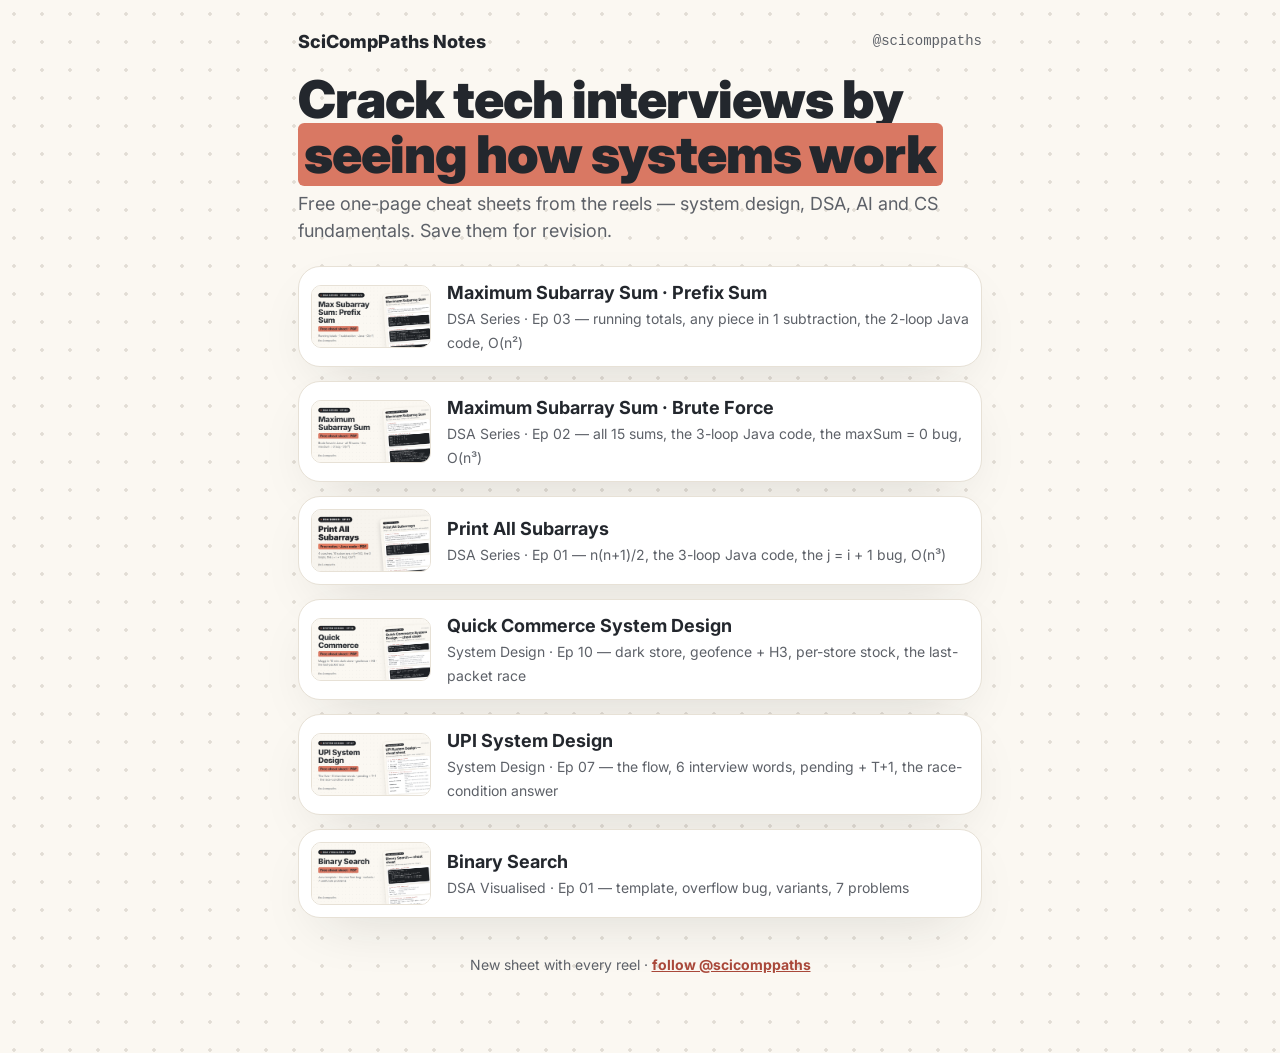
<file: index.html>
<!doctype html>
<html lang="en">
<head>
  <meta charset="utf-8" />
  <meta name="viewport" content="width=device-width, initial-scale=1" />
  <title>SciCompPaths Notes — free cheat sheets</title>
  <meta name="description" content="Free one-page cheat sheets for system design, DSA, AI and CS fundamentals — from the @scicomppaths reels." />
  <meta property="og:title" content="SciCompPaths Notes — free cheat sheets" />
  <meta property="og:description" content="System design, DSA, AI and CS fundamentals — one page each, from the @scicomppaths reels." />
  <meta property="og:image" content="https://scicomppaths.github.io/binary/preview.png" />
  <meta name="twitter:card" content="summary_large_image" />
  <link rel="preconnect" href="https://fonts.googleapis.com" />
  <link href="https://fonts.googleapis.com/css2?family=Inter:wght@400;700;800;900&display=swap" rel="stylesheet" />
  <link rel="stylesheet" href="assets/site.css" />
</head>
<body>
  <main class="wrap">
    <div class="top">
      <span class="brand">SciCompPaths Notes</span>
      <a class="handle" href="https://www.instagram.com/scicomppaths/">@scicomppaths</a>
    </div>
    <h1>Crack tech interviews by <span class="mark">seeing how systems work</span></h1>
    <p class="sub">Free one-page cheat sheets from the reels — system design, DSA, AI and CS fundamentals. Save them for revision.</p>

    <!-- Library: newest first. Each sheet = one folder with index.html + preview.png + sheet-preview.jpg. -->
    <div class="list">
      <a class="card item" href="prefix-sum/">
        <img src="prefix-sum/preview.png" alt="" />
        <div><b>Maximum Subarray Sum · Prefix Sum</b><span>DSA Series · Ep 03 — running totals, any piece in 1 subtraction, the 2-loop Java code, O(n²)</span></div>
      </a>
      <a class="card item" href="max-subarray-sum/">
        <img src="max-subarray-sum/preview.png" alt="" />
        <div><b>Maximum Subarray Sum · Brute Force</b><span>DSA Series · Ep 02 — all 15 sums, the 3-loop Java code, the maxSum = 0 bug, O(n³)</span></div>
      </a>
      <a class="card item" href="subarrays/">
        <img src="subarrays/preview.png" alt="" />
        <div><b>Print All Subarrays</b><span>DSA Series · Ep 01 — n(n+1)/2, the 3-loop Java code, the j = i + 1 bug, O(n³)</span></div>
      </a>
      <a class="card item" href="darkstore/">
        <img src="darkstore/preview.png" alt="" />
        <div><b>Quick Commerce System Design</b><span>System Design · Ep 10 — dark store, geofence + H3, per-store stock, the last-packet race</span></div>
      </a>
      <a class="card item" href="upi/">
        <img src="upi/preview.png" alt="" />
        <div><b>UPI System Design</b><span>System Design · Ep 07 — the flow, 6 interview words, pending + T+1, the race-condition answer</span></div>
      </a>
      <a class="card item" href="binary/">
        <img src="binary/preview.png" alt="" />
        <div><b>Binary Search</b><span>DSA Visualised · Ep 01 — template, overflow bug, variants, 7 problems</span></div>
      </a>
    </div>

    <p class="foot">New sheet with every reel · <a href="https://www.instagram.com/scicomppaths/">follow @scicomppaths</a></p>
  </main>
  <script data-goatcounter="https://GOATCOUNTER_CODE.goatcounter.com/count" async src="//gc.zgo.at/count.js"></script>
</body>
</html>
</file>
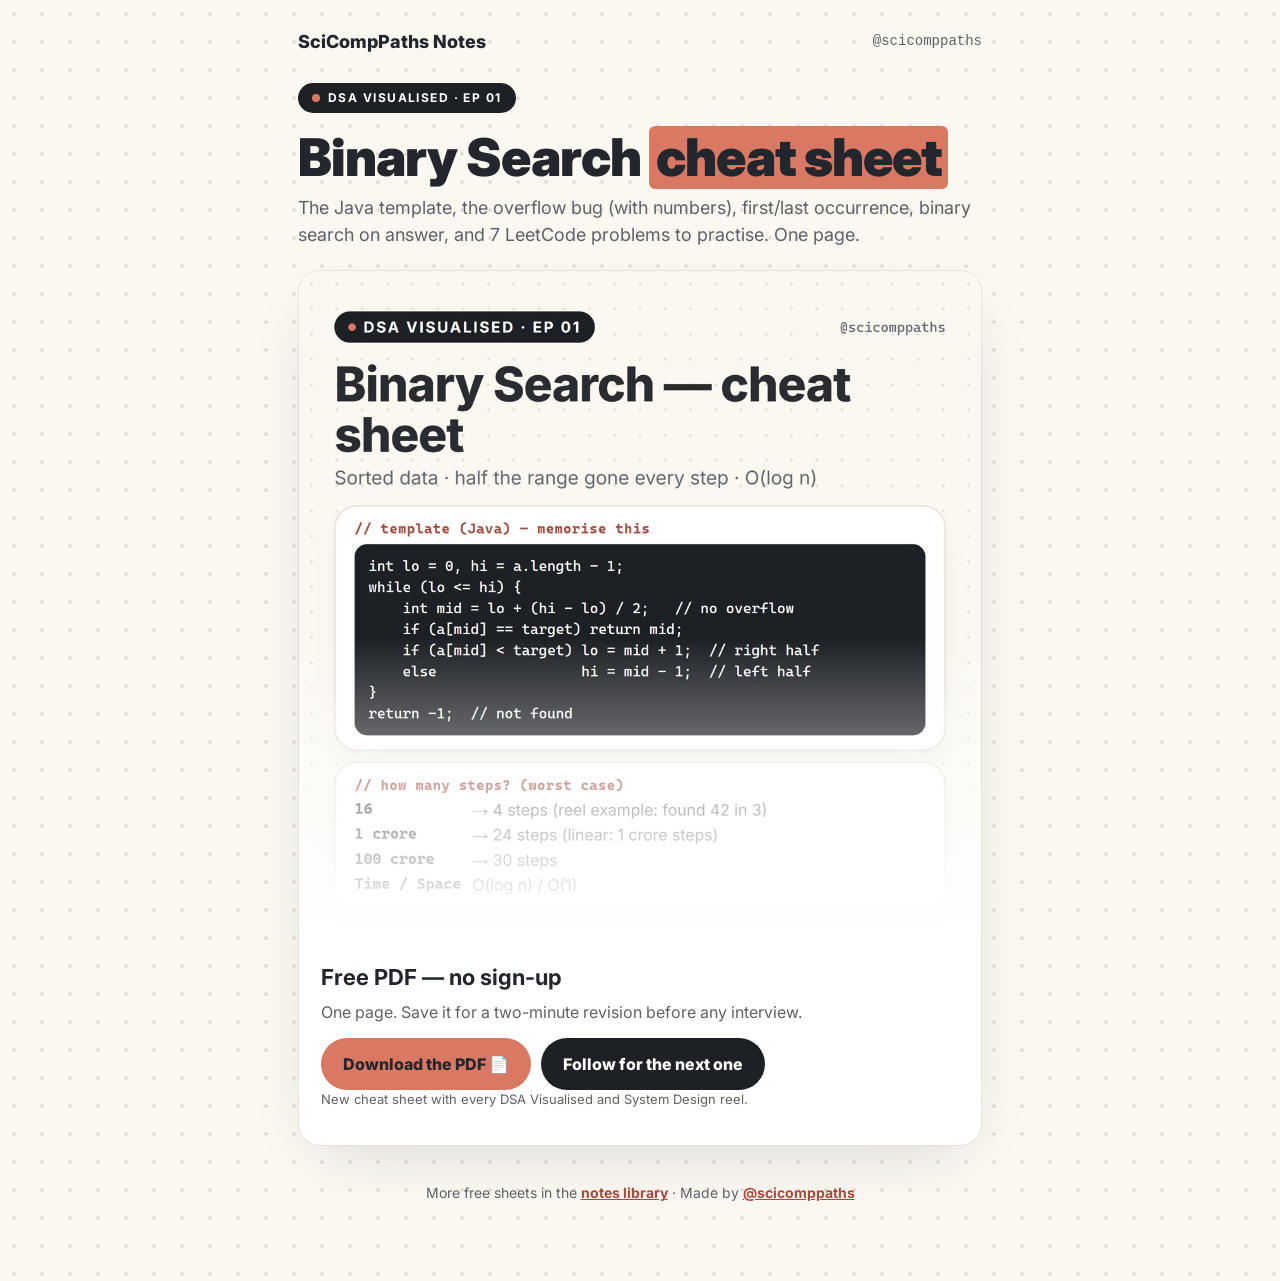
<file: binary/index.html>
<!doctype html>
<html lang="en">
<head>
  <meta charset="utf-8" />
  <meta name="viewport" content="width=device-width, initial-scale=1" />
  <title>Binary Search — Free Cheat Sheet · SciCompPaths</title>
  <meta name="description" content="Java template, the overflow bug, first/last occurrence, binary search on answer and 7 LeetCode problems — one page." />
  <!-- Link preview card (Instagram DMs, WhatsApp, X). Absolute URL is set on publish (see README). -->
  <meta property="og:type" content="article" />
  <meta property="og:title" content="Binary Search — Free Cheat Sheet" />
  <meta property="og:description" content="Java template · the overflow bug · variants · 7 LeetCode problems. From @scicomppaths." />
  <meta property="og:image" content="https://scicomppaths.github.io/binary/preview.png" />
  <meta property="og:image:width" content="1200" />
  <meta property="og:image:height" content="630" />
  <meta property="og:url" content="https://scicomppaths.github.io/binary/" />
  <meta name="twitter:card" content="summary_large_image" />
  <link rel="preconnect" href="https://fonts.googleapis.com" />
  <link href="https://fonts.googleapis.com/css2?family=Inter:wght@400;700;800;900&display=swap" rel="stylesheet" />
  <link rel="stylesheet" href="../assets/site.css" />
</head>
<body>
  <main class="wrap">
    <div class="top">
      <a class="brand" href="../">SciCompPaths Notes</a>
      <a class="handle" href="https://www.instagram.com/scicomppaths/">@scicomppaths</a>
    </div>

    <p style="margin-top: 28px"><span class="pill">DSA VISUALISED · EP 01</span></p>
    <h1>Binary Search <span class="mark">cheat sheet</span></h1>
    <p class="sub">The Java template, the overflow bug (with numbers), first/last occurrence, binary search on answer, and 7 LeetCode problems to practise. One page.</p>

    <div class="card">
      <div class="preview"><img src="sheet-preview.jpg" alt="Preview of the Binary Search cheat sheet" width="1080" height="1058" /></div>
      <div class="gate">
        <h2>Free PDF — no sign-up</h2>
        <p>One page. Save it for a two-minute revision before any interview.</p>
        <div class="row">
          <a class="btn" href="/binary-search-cheatsheet.pdf" download target="_blank" rel="noopener">Download the PDF 📄</a>
          <a class="btn dark" href="https://www.instagram.com/scicomppaths/" target="_blank" rel="noopener">Follow for the next one</a>
        </div>
        <p class="fine">New cheat sheet with every DSA Visualised and System Design reel.</p>
      </div>
    </div>

    <p class="foot">More free sheets in the <a href="../">notes library</a> · Made by <a href="https://www.instagram.com/scicomppaths/">@scicomppaths</a></p>
  </main>
  <!-- Email gate (assets/gate.js) is parked until ~10–20K followers: no friction for now. -->
  <!-- Free, cookie-less visit counts (GoatCounter). Set your code on publish (see README). -->
  <script data-goatcounter="https://GOATCOUNTER_CODE.goatcounter.com/count" async src="//gc.zgo.at/count.js"></script>
</body>
</html>
</file>
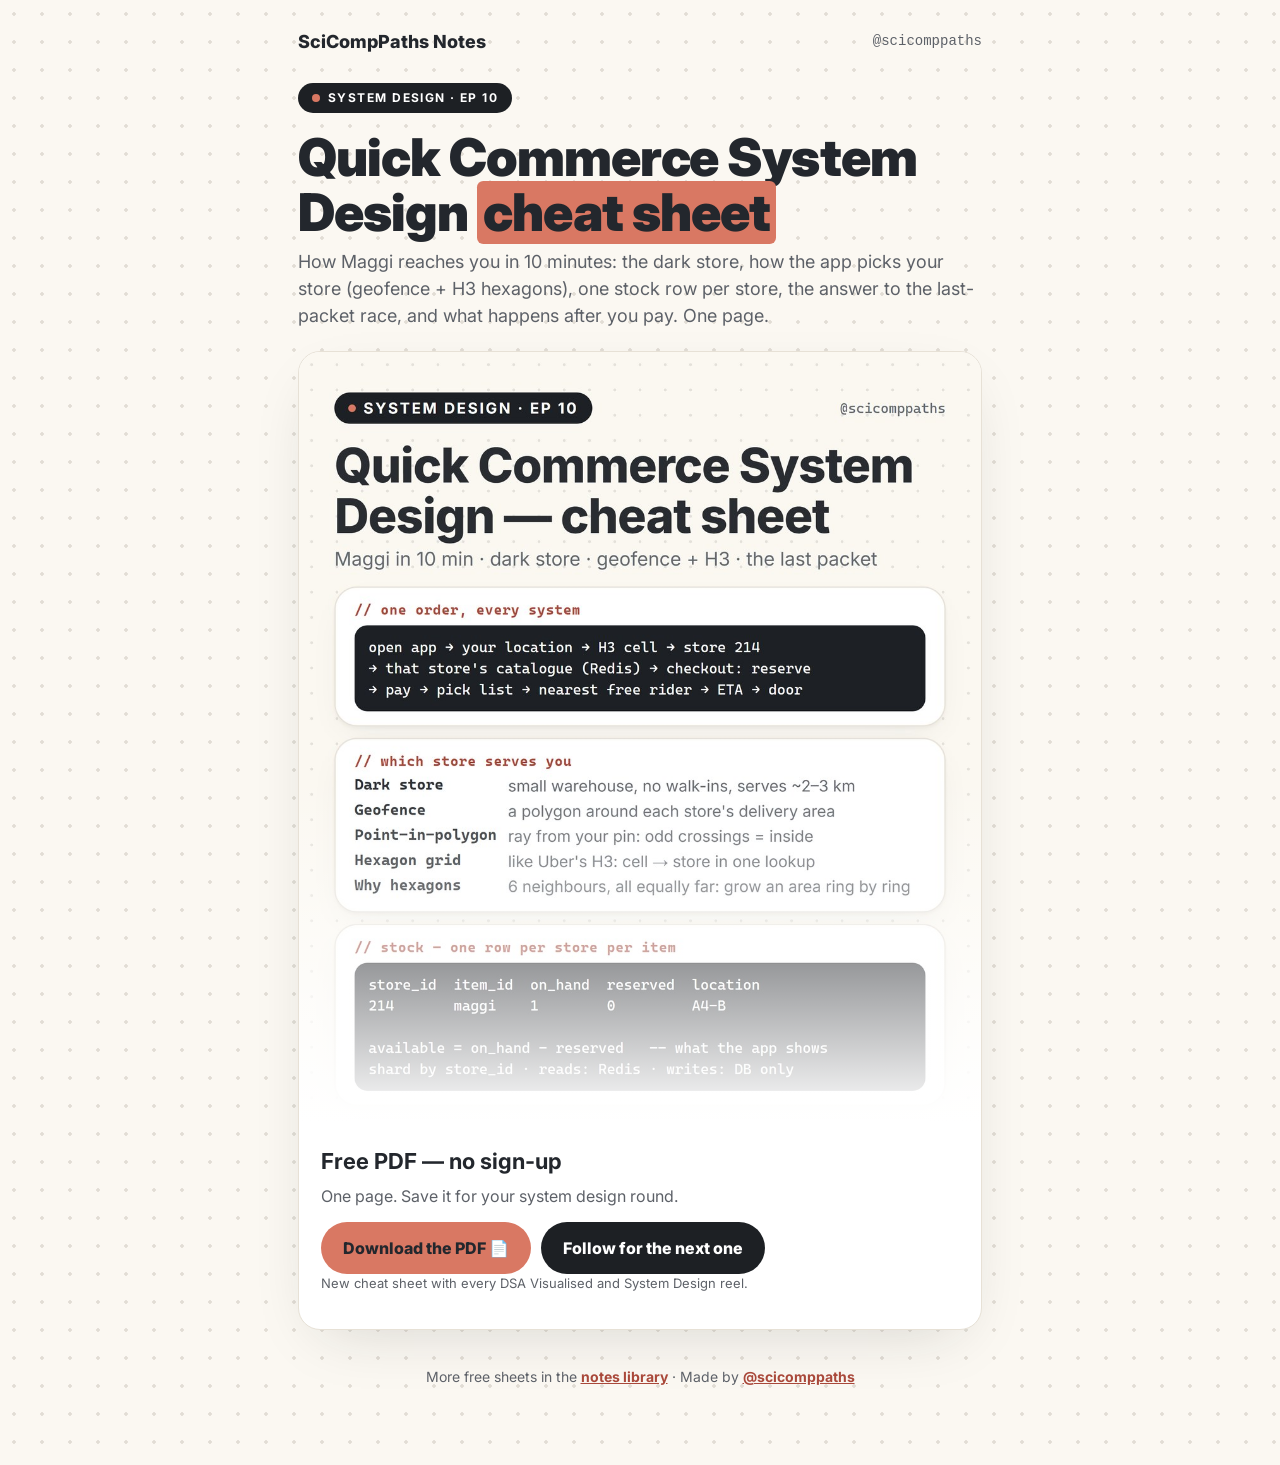
<file: darkstore/index.html>
<!doctype html>
<html lang="en">
<head>
  <meta charset="utf-8" />
  <meta name="viewport" content="width=device-width, initial-scale=1" />
  <title>Quick Commerce System Design — Free Cheat Sheet · SciCompPaths</title>
  <meta name="description" content="How Maggi reaches you in 10 minutes: dark stores, geofence + H3 hexagons, one stock row per store, the last-packet race (atomic reservation + TTL), pick path, rider and ETA." />
  <!-- Link preview card (Instagram DMs, WhatsApp, X). Absolute URL is set on publish (see README). -->
  <meta property="og:type" content="article" />
  <meta property="og:title" content="Quick Commerce System Design — Free Cheat Sheet" />
  <meta property="og:description" content="Maggi in 10 min: dark store · geofence + H3 · per-store stock · the last-packet race. From @scicomppaths." />
  <meta property="og:image" content="https://scicomppaths.github.io/darkstore/preview.png" />
  <meta property="og:image:width" content="1200" />
  <meta property="og:image:height" content="630" />
  <meta property="og:url" content="https://scicomppaths.github.io/darkstore/" />
  <meta name="twitter:card" content="summary_large_image" />
  <link rel="preconnect" href="https://fonts.googleapis.com" />
  <link href="https://fonts.googleapis.com/css2?family=Inter:wght@400;700;800;900&display=swap" rel="stylesheet" />
  <link rel="stylesheet" href="../assets/site.css" />
</head>
<body>
  <main class="wrap">
    <div class="top">
      <a class="brand" href="../">SciCompPaths Notes</a>
      <a class="handle" href="https://www.instagram.com/scicomppaths/">@scicomppaths</a>
    </div>

    <p style="margin-top: 28px"><span class="pill">SYSTEM DESIGN · EP 10</span></p>
    <h1>Quick Commerce System Design <span class="mark">cheat sheet</span></h1>
    <p class="sub">How Maggi reaches you in 10 minutes: the dark store, how the app picks your store (geofence + H3 hexagons), one stock row per store, the answer to the last-packet race, and what happens after you pay. One page.</p>

    <div class="card">
      <div class="preview"><img src="sheet-preview.jpg" alt="Preview of the Quick Commerce System Design cheat sheet" width="1080" height="1220" /></div>
      <div class="gate">
        <h2>Free PDF — no sign-up</h2>
        <p>One page. Save it for your system design round.</p>
        <div class="row">
          <a class="btn" href="/quick-commerce-system-design.pdf" download target="_blank" rel="noopener">Download the PDF 📄</a>
          <a class="btn dark" href="https://www.instagram.com/scicomppaths/" target="_blank" rel="noopener">Follow for the next one</a>
        </div>
        <p class="fine">New cheat sheet with every DSA Visualised and System Design reel.</p>
      </div>
    </div>

    <p class="foot">More free sheets in the <a href="../">notes library</a> · Made by <a href="https://www.instagram.com/scicomppaths/">@scicomppaths</a></p>
  </main>
  <!-- Email gate (assets/gate.js) is parked until ~10–20K followers: no friction for now. -->
  <!-- Free, cookie-less visit counts (GoatCounter). Set your code on publish (see README). -->
  <script data-goatcounter="https://GOATCOUNTER_CODE.goatcounter.com/count" async src="//gc.zgo.at/count.js"></script>
</body>
</html>
</file>
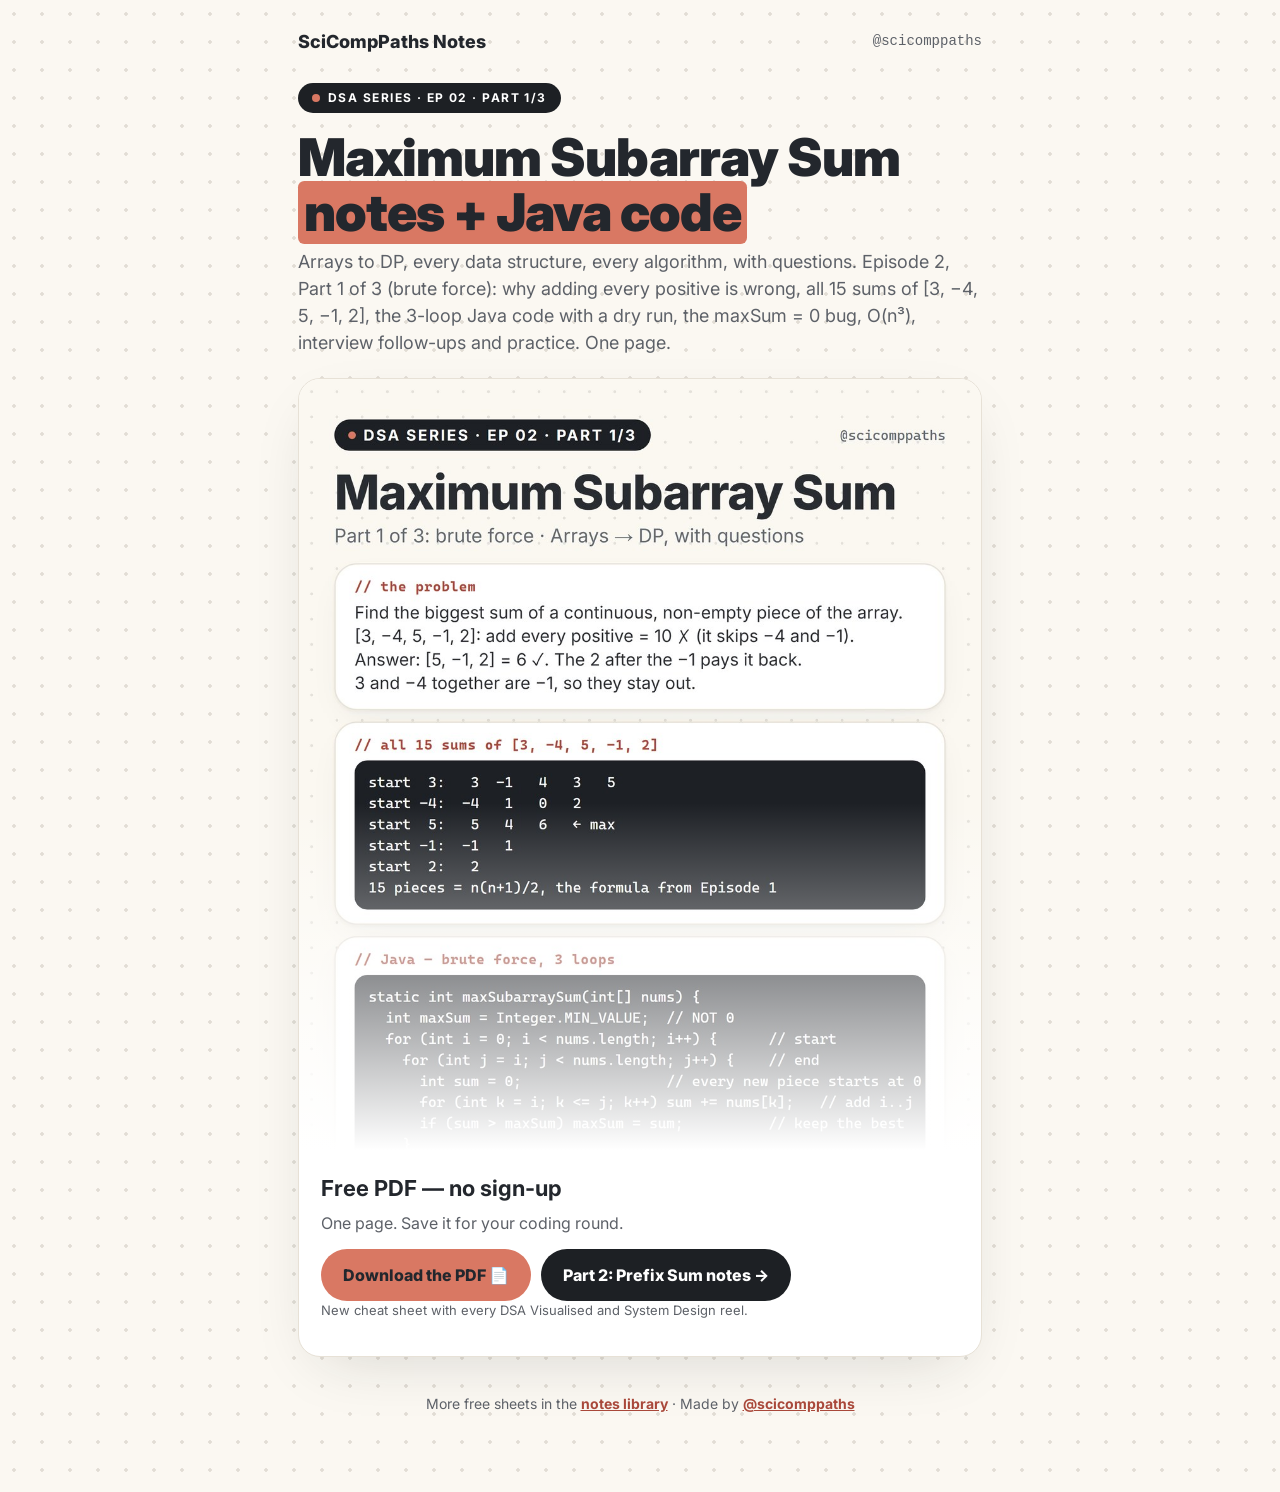
<file: max-subarray-sum/index.html>
<!doctype html>
<html lang="en">
<head>
  <meta charset="utf-8" />
  <meta name="viewport" content="width=device-width, initial-scale=1" />
  <title>Maximum Subarray Sum (Brute Force) — Free DSA Notes + Java Code · SciCompPaths</title>
  <meta name="description" content="DSA Series Ep 2, Part 1 of 3: the biggest sum of a continuous piece. All 15 sums of [3, −4, 5, −1, 2], the 3-loop Java code with a dry run, the maxSum = 0 bug, and why brute force is O(n³)." />
  <!-- Link preview card (Instagram DMs, WhatsApp, X). Absolute URL is set on publish (see README). -->
  <meta property="og:type" content="article" />
  <meta property="og:title" content="Maximum Subarray Sum (Brute Force) — Free DSA Notes + Java Code" />
  <meta property="og:description" content="Biggest sum? Not 10. All 15 sums, the 3 loops, the maxSum = 0 bug, O(n³). DSA Series Ep 2 from @scicomppaths." />
  <meta property="og:image" content="https://scicomppaths.github.io/max-subarray-sum/preview.png" />
  <meta property="og:image:width" content="1200" />
  <meta property="og:image:height" content="630" />
  <meta property="og:url" content="https://scicomppaths.github.io/max-subarray-sum/" />
  <meta name="twitter:card" content="summary_large_image" />
  <link rel="preconnect" href="https://fonts.googleapis.com" />
  <link href="https://fonts.googleapis.com/css2?family=Inter:wght@400;700;800;900&display=swap" rel="stylesheet" />
  <link rel="stylesheet" href="../assets/site.css" />
</head>
<body>
  <main class="wrap">
    <div class="top">
      <a class="brand" href="../">SciCompPaths Notes</a>
      <a class="handle" href="https://www.instagram.com/scicomppaths/">@scicomppaths</a>
    </div>

    <p style="margin-top: 28px"><span class="pill">DSA SERIES · EP 02 · PART 1/3</span></p>
    <h1>Maximum Subarray Sum <span class="mark">notes + Java code</span></h1>
    <p class="sub">Arrays to DP, every data structure, every algorithm, with questions. Episode 2, Part 1 of 3 (brute force): why adding every positive is wrong, all 15 sums of [3, −4, 5, −1, 2], the 3-loop Java code with a dry run, the maxSum = 0 bug, O(n³), interview follow-ups and practice. One page.</p>

    <div class="card">
      <div class="preview"><img src="sheet-preview.jpg" alt="Preview of the Maximum Subarray Sum notes" width="1080" height="1220" /></div>
      <div class="gate">
        <h2>Free PDF — no sign-up</h2>
        <p>One page. Save it for your coding round.</p>
        <div class="row">
          <a class="btn" href="/max-subarray-sum-notes.pdf" download target="_blank" rel="noopener">Download the PDF 📄</a>
          <a class="btn dark" href="../prefix-sum/">Part 2: Prefix Sum notes →</a>
        </div>
        <p class="fine">New cheat sheet with every DSA Visualised and System Design reel.</p>
      </div>
    </div>

    <p class="foot">More free sheets in the <a href="../">notes library</a> · Made by <a href="https://www.instagram.com/scicomppaths/">@scicomppaths</a></p>
  </main>
  <!-- Email gate (assets/gate.js) is parked until ~10–20K followers: no friction for now. -->
  <!-- Free, cookie-less visit counts (GoatCounter). Set your code on publish (see README). -->
  <script data-goatcounter="https://GOATCOUNTER_CODE.goatcounter.com/count" async src="//gc.zgo.at/count.js"></script>
</body>
</html>
</file>
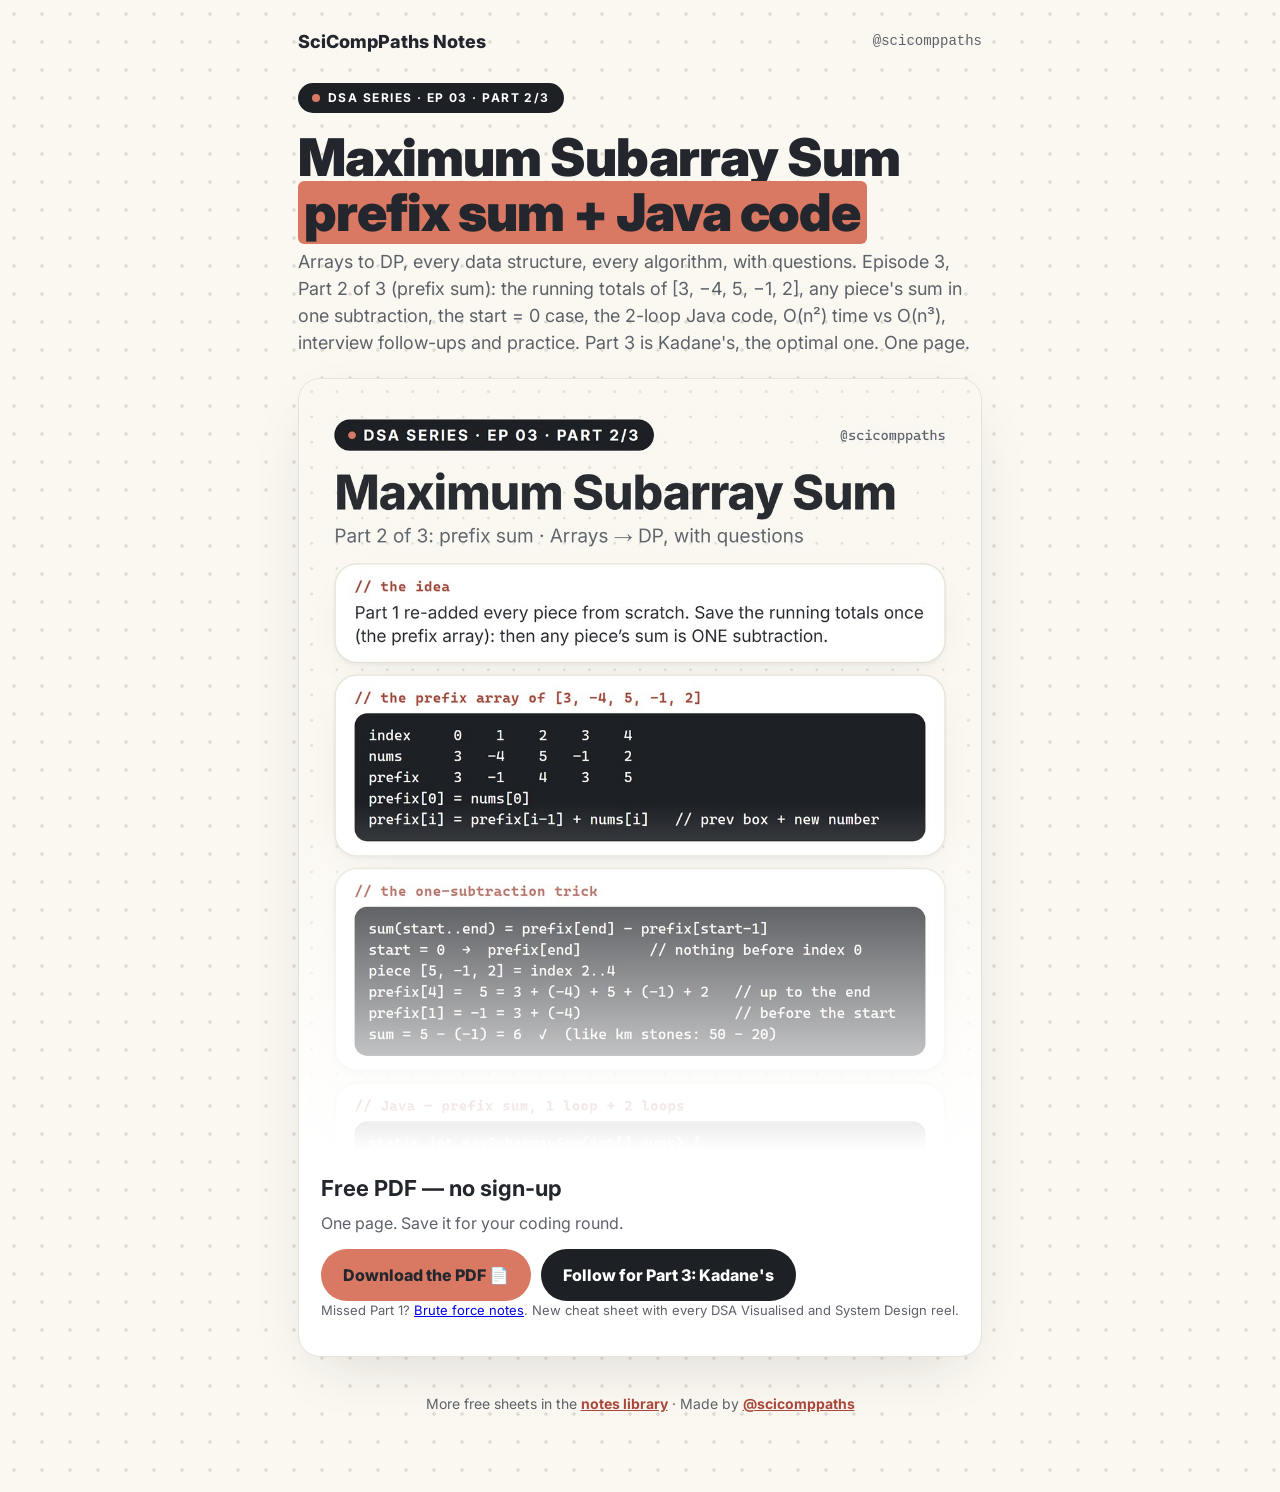
<file: prefix-sum/index.html>
<!doctype html>
<html lang="en">
<head>
  <meta charset="utf-8" />
  <meta name="viewport" content="width=device-width, initial-scale=1" />
  <title>Maximum Subarray Sum (Prefix Sum) — Free DSA Notes + Java Code · SciCompPaths</title>
  <meta name="description" content="DSA Series Ep 3, Part 2 of 3: the prefix array of [3, −4, 5, −1, 2], any piece's sum in one subtraction, the 2-loop Java code, O(n²) vs O(n³), and why 10⁵ numbers still TLE (Kadane's is Part 3)." />
  <!-- Link preview card (Instagram DMs, WhatsApp, X). Absolute URL is set on publish (see README). -->
  <meta property="og:type" content="article" />
  <meta property="og:title" content="Maximum Subarray Sum (Prefix Sum) — Free DSA Notes + Java Code" />
  <meta property="og:description" content="One trick, 300× fewer steps: running totals, any piece in 1 subtraction, 2 loops, O(n²). DSA Series Ep 3 from @scicomppaths." />
  <meta property="og:image" content="https://scicomppaths.github.io/prefix-sum/preview.png" />
  <meta property="og:image:width" content="1200" />
  <meta property="og:image:height" content="630" />
  <meta property="og:url" content="https://scicomppaths.github.io/prefix-sum/" />
  <meta name="twitter:card" content="summary_large_image" />
  <link rel="preconnect" href="https://fonts.googleapis.com" />
  <link href="https://fonts.googleapis.com/css2?family=Inter:wght@400;700;800;900&display=swap" rel="stylesheet" />
  <link rel="stylesheet" href="../assets/site.css" />
</head>
<body>
  <main class="wrap">
    <div class="top">
      <a class="brand" href="../">SciCompPaths Notes</a>
      <a class="handle" href="https://www.instagram.com/scicomppaths/">@scicomppaths</a>
    </div>

    <p style="margin-top: 28px"><span class="pill">DSA SERIES · EP 03 · PART 2/3</span></p>
    <h1>Maximum Subarray Sum <span class="mark">prefix sum + Java code</span></h1>
    <p class="sub">Arrays to DP, every data structure, every algorithm, with questions. Episode 3, Part 2 of 3 (prefix sum): the running totals of [3, −4, 5, −1, 2], any piece's sum in one subtraction, the start = 0 case, the 2-loop Java code, O(n²) time vs O(n³), interview follow-ups and practice. Part 3 is Kadane's, the optimal one. One page.</p>

    <div class="card">
      <div class="preview"><img src="sheet-preview.jpg" alt="Preview of the Prefix Sum notes" width="1080" height="1220" /></div>
      <div class="gate">
        <h2>Free PDF — no sign-up</h2>
        <p>One page. Save it for your coding round.</p>
        <div class="row">
          <a class="btn" href="/prefix-sum-notes.pdf" download target="_blank" rel="noopener">Download the PDF 📄</a>
          <a class="btn dark" href="https://www.instagram.com/scicomppaths/" target="_blank" rel="noopener">Follow for Part 3: Kadane's</a>
        </div>
        <p class="fine">Missed Part 1? <a href="../max-subarray-sum/">Brute force notes</a>. New cheat sheet with every DSA Visualised and System Design reel.</p>
      </div>
    </div>

    <p class="foot">More free sheets in the <a href="../">notes library</a> · Made by <a href="https://www.instagram.com/scicomppaths/">@scicomppaths</a></p>
  </main>
  <!-- Email gate (assets/gate.js) is parked until ~10–20K followers: no friction for now. -->
  <!-- Free, cookie-less visit counts (GoatCounter). Set your code on publish (see README). -->
  <script data-goatcounter="https://GOATCOUNTER_CODE.goatcounter.com/count" async src="//gc.zgo.at/count.js"></script>
</body>
</html>
</file>
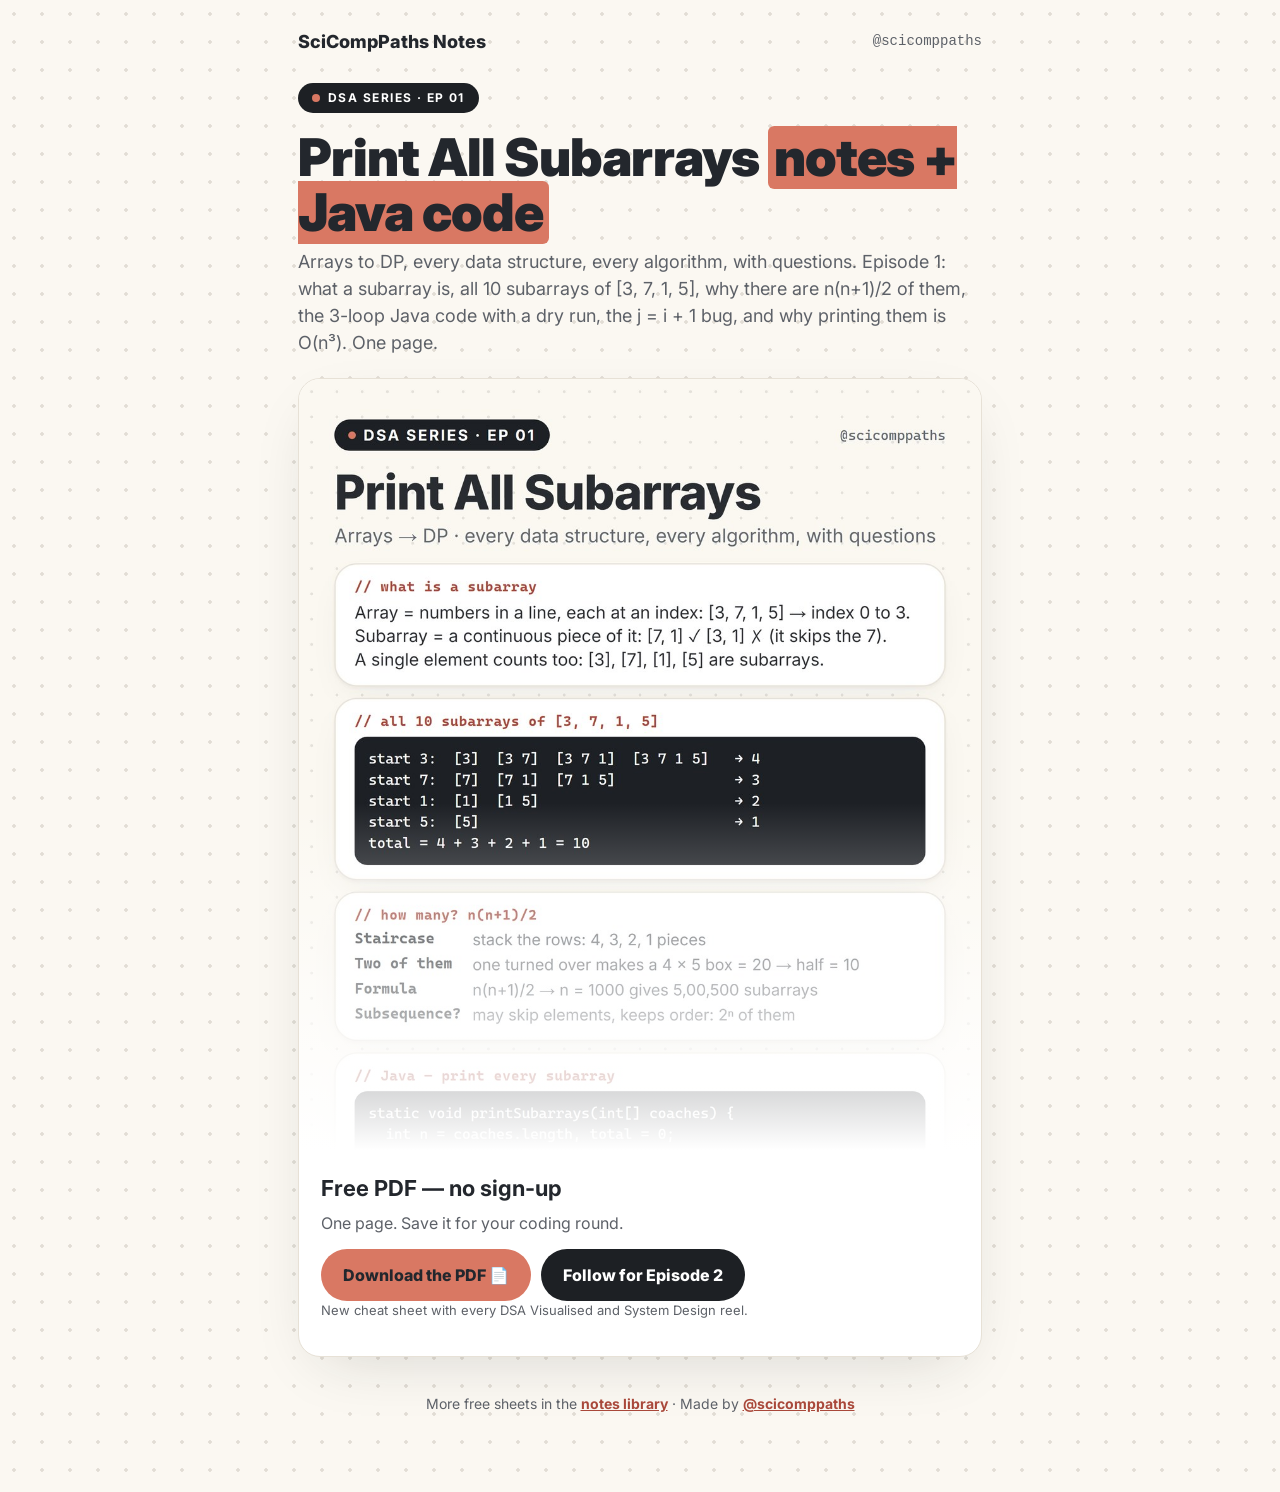
<file: subarrays/index.html>
<!doctype html>
<html lang="en">
<head>
  <meta charset="utf-8" />
  <meta name="viewport" content="width=device-width, initial-scale=1" />
  <title>Print All Subarrays — Free DSA Notes + Java Code · SciCompPaths</title>
  <meta name="description" content="DSA Series Ep 1: what a subarray is, all 10 subarrays of [3, 7, 1, 5], why there are n(n+1)/2, the 3-loop Java code with a dry run, the j = i + 1 bug, and why printing is O(n³)." />
  <!-- Link preview card (Instagram DMs, WhatsApp, X). Absolute URL is set on publish (see README). -->
  <meta property="og:type" content="article" />
  <meta property="og:title" content="Print All Subarrays — Free DSA Notes + Java Code" />
  <meta property="og:description" content="4 coaches, 10 subarrays: n(n+1)/2, the 3 loops, the j = i + 1 bug, O(n³). DSA Series Ep 1 from @scicomppaths." />
  <meta property="og:image" content="https://scicomppaths.github.io/subarrays/preview.png" />
  <meta property="og:image:width" content="1200" />
  <meta property="og:image:height" content="630" />
  <meta property="og:url" content="https://scicomppaths.github.io/subarrays/" />
  <meta name="twitter:card" content="summary_large_image" />
  <link rel="preconnect" href="https://fonts.googleapis.com" />
  <link href="https://fonts.googleapis.com/css2?family=Inter:wght@400;700;800;900&display=swap" rel="stylesheet" />
  <link rel="stylesheet" href="../assets/site.css" />
</head>
<body>
  <main class="wrap">
    <div class="top">
      <a class="brand" href="../">SciCompPaths Notes</a>
      <a class="handle" href="https://www.instagram.com/scicomppaths/">@scicomppaths</a>
    </div>

    <p style="margin-top: 28px"><span class="pill">DSA SERIES · EP 01</span></p>
    <h1>Print All Subarrays <span class="mark">notes + Java code</span></h1>
    <p class="sub">Arrays to DP, every data structure, every algorithm, with questions. Episode 1: what a subarray is, all 10 subarrays of [3, 7, 1, 5], why there are n(n+1)/2 of them, the 3-loop Java code with a dry run, the j = i + 1 bug, and why printing them is O(n³). One page.</p>

    <div class="card">
      <div class="preview"><img src="sheet-preview.jpg" alt="Preview of the Print All Subarrays notes" width="1080" height="1220" /></div>
      <div class="gate">
        <h2>Free PDF — no sign-up</h2>
        <p>One page. Save it for your coding round.</p>
        <div class="row">
          <a class="btn" href="/print-subarrays-notes.pdf" download target="_blank" rel="noopener">Download the PDF 📄</a>
          <a class="btn dark" href="https://www.instagram.com/scicomppaths/" target="_blank" rel="noopener">Follow for Episode 2</a>
        </div>
        <p class="fine">New cheat sheet with every DSA Visualised and System Design reel.</p>
      </div>
    </div>

    <p class="foot">More free sheets in the <a href="../">notes library</a> · Made by <a href="https://www.instagram.com/scicomppaths/">@scicomppaths</a></p>
  </main>
  <!-- Email gate (assets/gate.js) is parked until ~10–20K followers: no friction for now. -->
  <!-- Free, cookie-less visit counts (GoatCounter). Set your code on publish (see README). -->
  <script data-goatcounter="https://GOATCOUNTER_CODE.goatcounter.com/count" async src="//gc.zgo.at/count.js"></script>
</body>
</html>
</file>
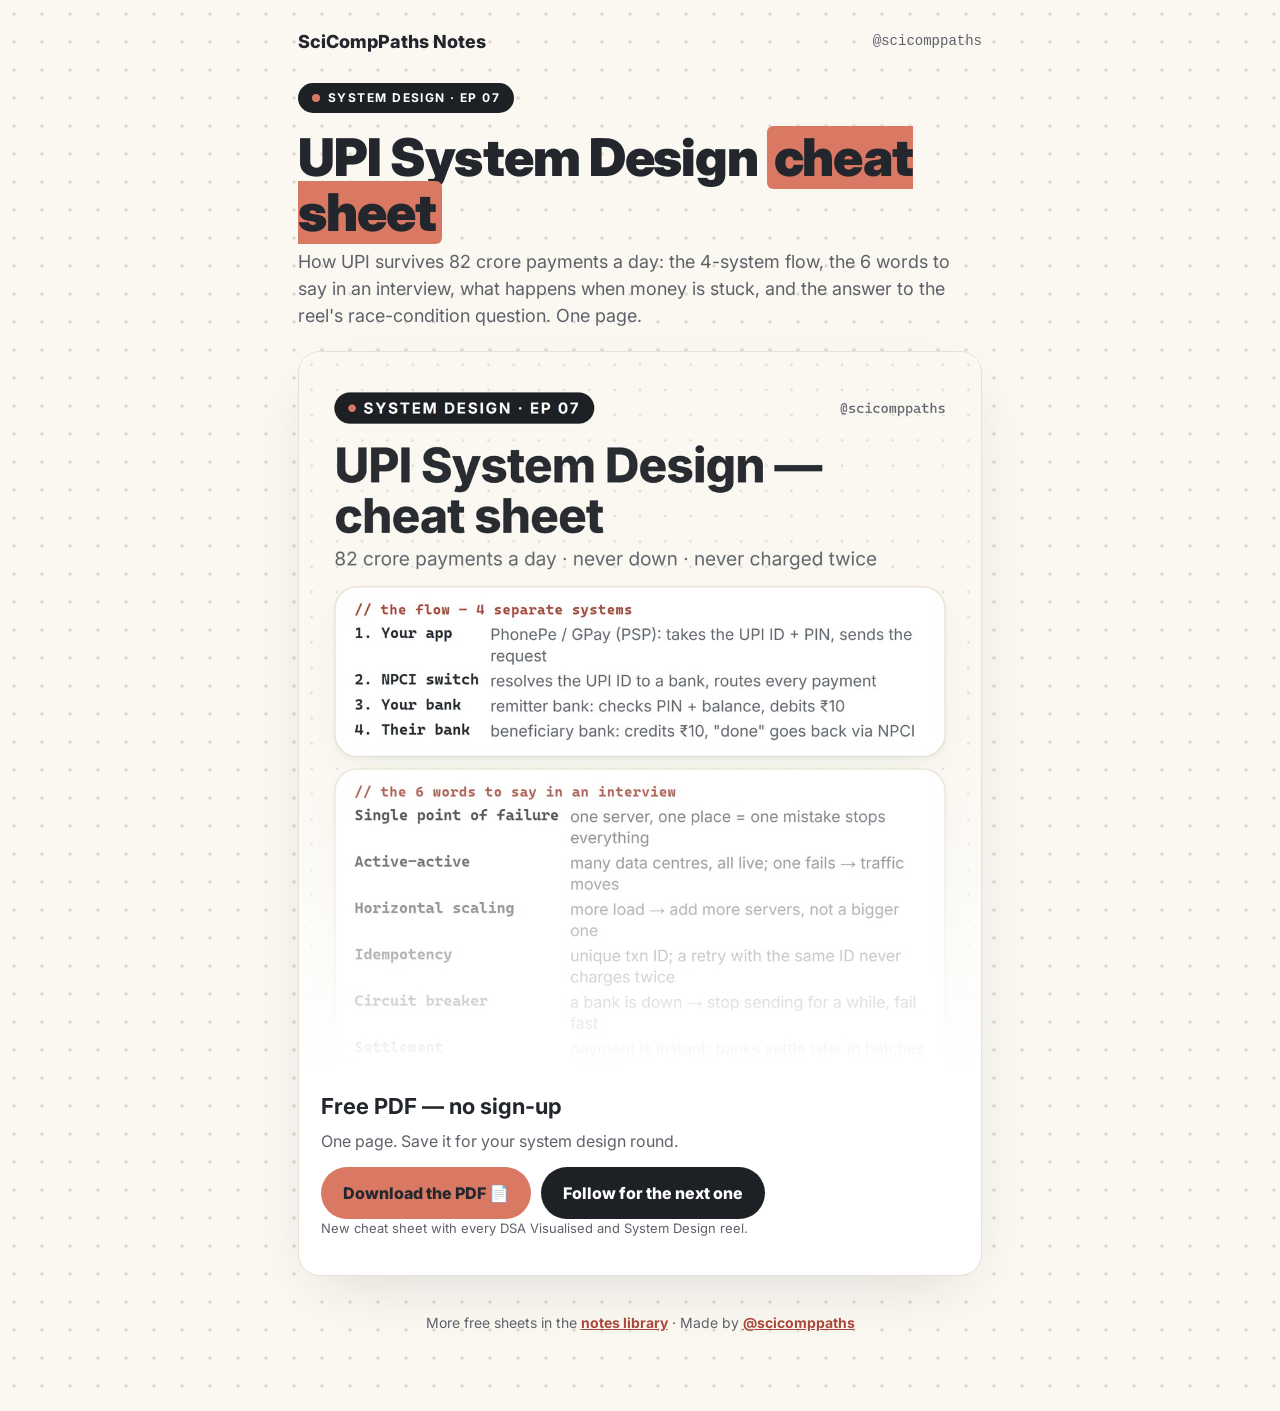
<file: upi/index.html>
<!doctype html>
<html lang="en">
<head>
  <meta charset="utf-8" />
  <meta name="viewport" content="width=device-width, initial-scale=1" />
  <title>UPI System Design — Free Cheat Sheet · SciCompPaths</title>
  <meta name="description" content="How UPI handles 82 crore payments a day: the flow, the 6 interview words, pending + T+1 reversal, and the race-condition answer." />
  <!-- Link preview card (Instagram DMs, WhatsApp, X). Absolute URL is set on publish (see README). -->
  <meta property="og:type" content="article" />
  <meta property="og:title" content="UPI System Design — Free Cheat Sheet" />
  <meta property="og:description" content="The flow · 6 interview words · pending + T+1 · the race-condition answer. From @scicomppaths." />
  <meta property="og:image" content="https://scicomppaths.github.io/upi/preview.png" />
  <meta property="og:image:width" content="1200" />
  <meta property="og:image:height" content="630" />
  <meta property="og:url" content="https://scicomppaths.github.io/upi/" />
  <meta name="twitter:card" content="summary_large_image" />
  <link rel="preconnect" href="https://fonts.googleapis.com" />
  <link href="https://fonts.googleapis.com/css2?family=Inter:wght@400;700;800;900&display=swap" rel="stylesheet" />
  <link rel="stylesheet" href="../assets/site.css" />
</head>
<body>
  <main class="wrap">
    <div class="top">
      <a class="brand" href="../">SciCompPaths Notes</a>
      <a class="handle" href="https://www.instagram.com/scicomppaths/">@scicomppaths</a>
    </div>

    <p style="margin-top: 28px"><span class="pill">SYSTEM DESIGN · EP 07</span></p>
    <h1>UPI System Design <span class="mark">cheat sheet</span></h1>
    <p class="sub">How UPI survives 82 crore payments a day: the 4-system flow, the 6 words to say in an interview, what happens when money is stuck, and the answer to the reel's race-condition question. One page.</p>

    <div class="card">
      <div class="preview"><img src="sheet-preview.jpg" alt="Preview of the UPI System Design cheat sheet" width="1080" height="1134" /></div>
      <div class="gate">
        <h2>Free PDF — no sign-up</h2>
        <p>One page. Save it for your system design round.</p>
        <div class="row">
          <a class="btn" href="/upi-system-design.pdf" download target="_blank" rel="noopener">Download the PDF 📄</a>
          <a class="btn dark" href="https://www.instagram.com/scicomppaths/" target="_blank" rel="noopener">Follow for the next one</a>
        </div>
        <p class="fine">New cheat sheet with every DSA Visualised and System Design reel.</p>
      </div>
    </div>

    <p class="foot">More free sheets in the <a href="../">notes library</a> · Made by <a href="https://www.instagram.com/scicomppaths/">@scicomppaths</a></p>
  </main>
  <!-- Email gate (assets/gate.js) is parked until ~10–20K followers: no friction for now. -->
  <!-- Free, cookie-less visit counts (GoatCounter). Set your code on publish (see README). -->
  <script data-goatcounter="https://GOATCOUNTER_CODE.goatcounter.com/count" async src="//gc.zgo.at/count.js"></script>
</body>
</html>
</file>
<file: assets/site.css>
/* SciCompPaths Notes — same look as the reels: warm paper, dot grid, coral highlight, ink text. */
:root {
  --paper: #fbf8f2;
  --ink: #23272d;
  --ink-2: #5d6168;
  --line: #e7e1d6;
  --accent: #d97863;
  --accent-strong: #a9483a;
  --dark: #1d2024;
  --white: #ffffff;
  --sage: #4e8a62;
}
* { box-sizing: border-box; }
html, body { margin: 0; }
body {
  font-family: Inter, -apple-system, "Segoe UI", Arial, sans-serif;
  color: var(--ink);
  background: var(--paper);
  background-image: radial-gradient(rgba(150, 140, 125, 0.25) 1.5px, transparent 2px);
  background-size: 28px 28px;
  line-height: 1.5;
}
.wrap { max-width: 720px; margin: 0 auto; padding: 28px 18px 64px; }
.top { display: flex; justify-content: space-between; align-items: center; gap: 12px; }
.brand { font-weight: 800; color: var(--ink); text-decoration: none; font-size: 18px; }
.handle { font-family: ui-monospace, Consolas, monospace; color: var(--ink-2); font-size: 14px; text-decoration: none; }
.pill { display: inline-flex; align-items: center; gap: 8px; padding: 6px 14px; border-radius: 999px; background: var(--dark); color: var(--white); font-size: 12px; font-weight: 700; letter-spacing: 0.12em; }
.pill::before { content: ""; width: 8px; height: 8px; border-radius: 50%; background: var(--accent); }
h1 { font-size: clamp(34px, 8vw, 52px); line-height: 1.05; letter-spacing: -0.02em; margin: 18px 0 8px; font-weight: 900; }
.mark { background: var(--accent); padding: 0 0.12em; border-radius: 0.12em; }
.sub { color: var(--ink-2); font-size: 18px; margin: 0 0 22px; }
.card { background: var(--white); border: 1px solid var(--line); border-radius: 22px; box-shadow: 0 20px 60px -24px rgba(29, 32, 36, 0.18); overflow: hidden; }
.preview { position: relative; }
.preview img { display: block; width: 100%; height: auto; }
.preview::after { content: ""; position: absolute; left: 0; right: 0; bottom: 0; height: 45%; background: linear-gradient(to bottom, rgba(255,255,255,0), var(--white)); }
.gate { padding: 22px; }
.gate h2 { margin: 0 0 6px; font-size: 22px; }
.gate p { margin: 0 0 14px; color: var(--ink-2); }
.row { display: flex; gap: 10px; flex-wrap: wrap; }
input[type=email] { flex: 1 1 220px; font: inherit; padding: 14px 16px; border-radius: 14px; border: 1px solid var(--line); background: var(--paper); }
.btn { display: inline-flex; justify-content: center; align-items: center; gap: 8px; font: inherit; font-weight: 800; padding: 14px 22px; border-radius: 999px; border: 0; background: var(--accent); color: var(--ink); text-decoration: none; cursor: pointer; }
.btn.dark { background: var(--dark); color: var(--white); }
.fine { font-size: 13px; color: var(--ink-2); margin-top: 10px; }
.done { display: none; }
.done.on { display: block; }
.list { display: grid; gap: 14px; margin-top: 18px; }
.item { display: grid; grid-template-columns: 120px 1fr; gap: 16px; align-items: center; padding: 12px; text-decoration: none; color: inherit; }
.item img { width: 120px; height: 63px; object-fit: cover; border-radius: 10px; border: 1px solid var(--line); }
.item b { display: block; font-size: 18px; }
.item span { color: var(--ink-2); font-size: 14px; }
.foot { margin-top: 36px; text-align: center; color: var(--ink-2); font-size: 14px; }
.foot a { color: var(--accent-strong); font-weight: 700; }
</file>
